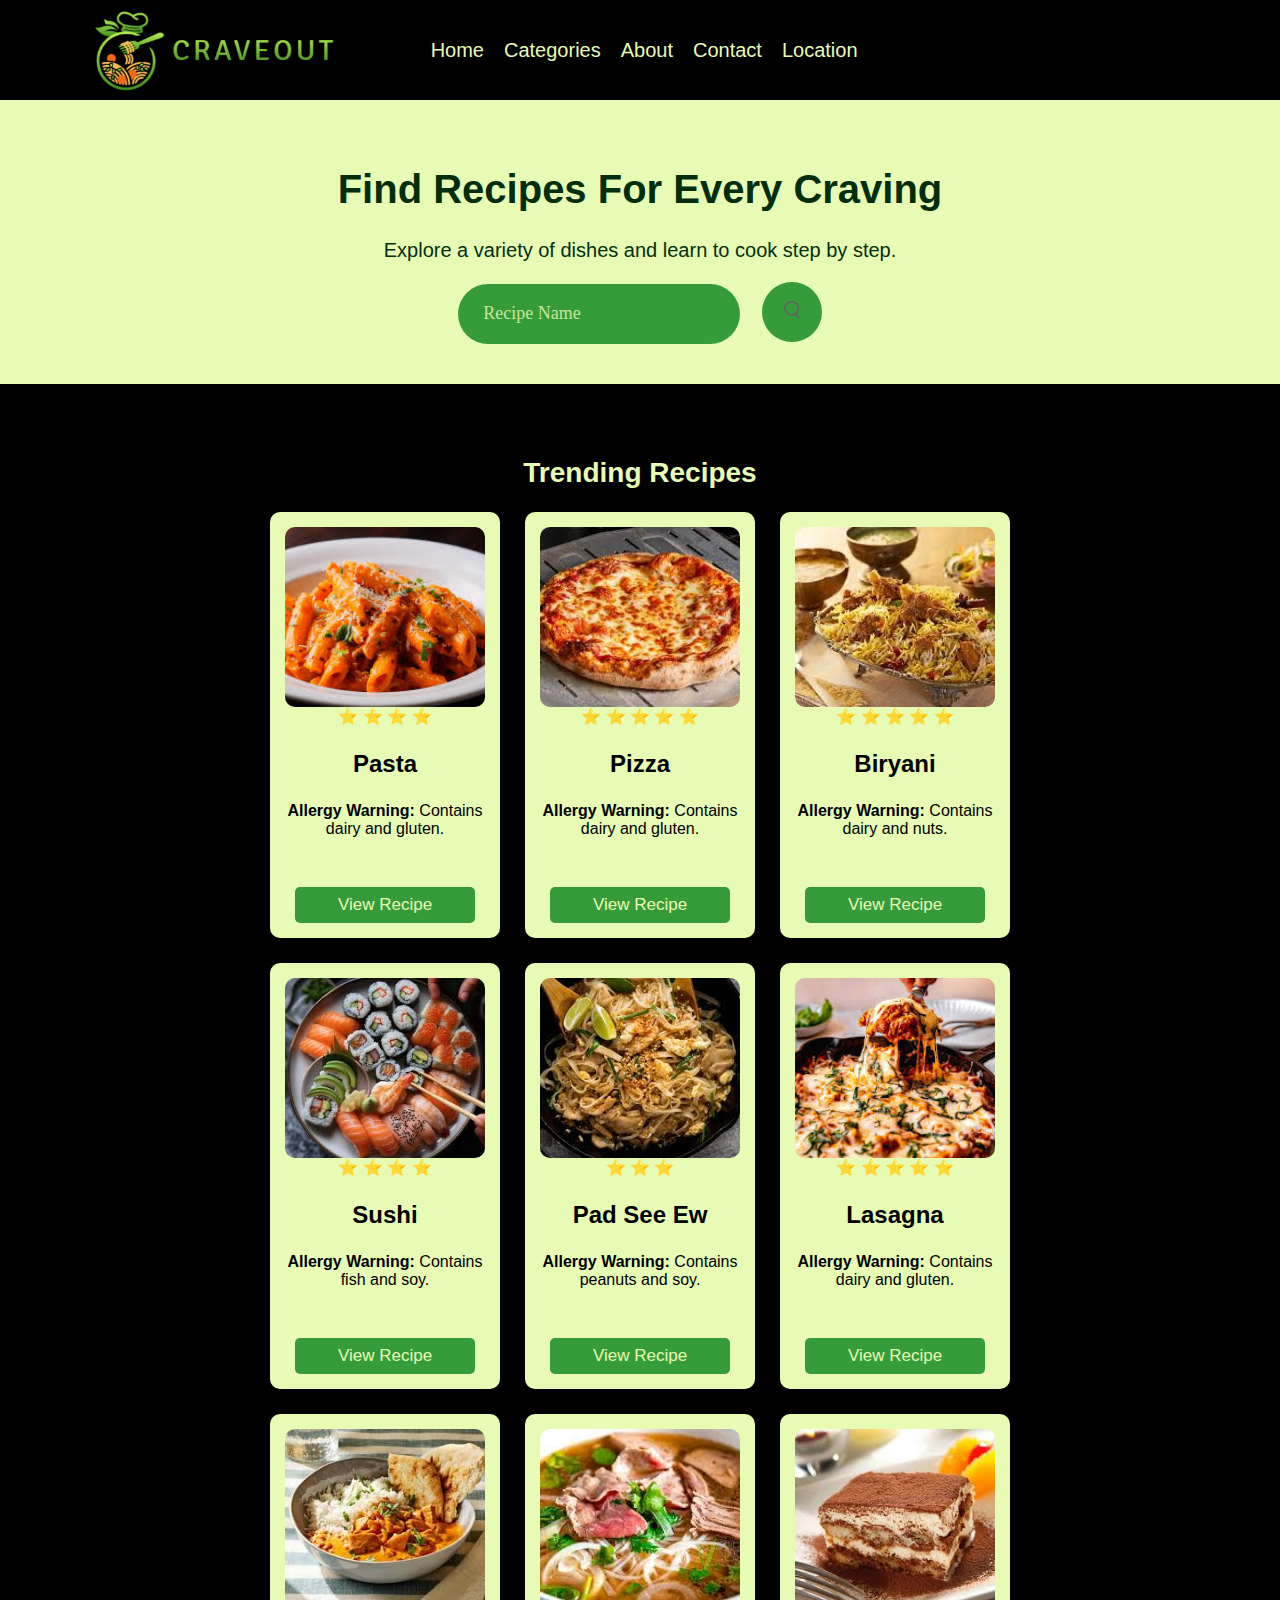
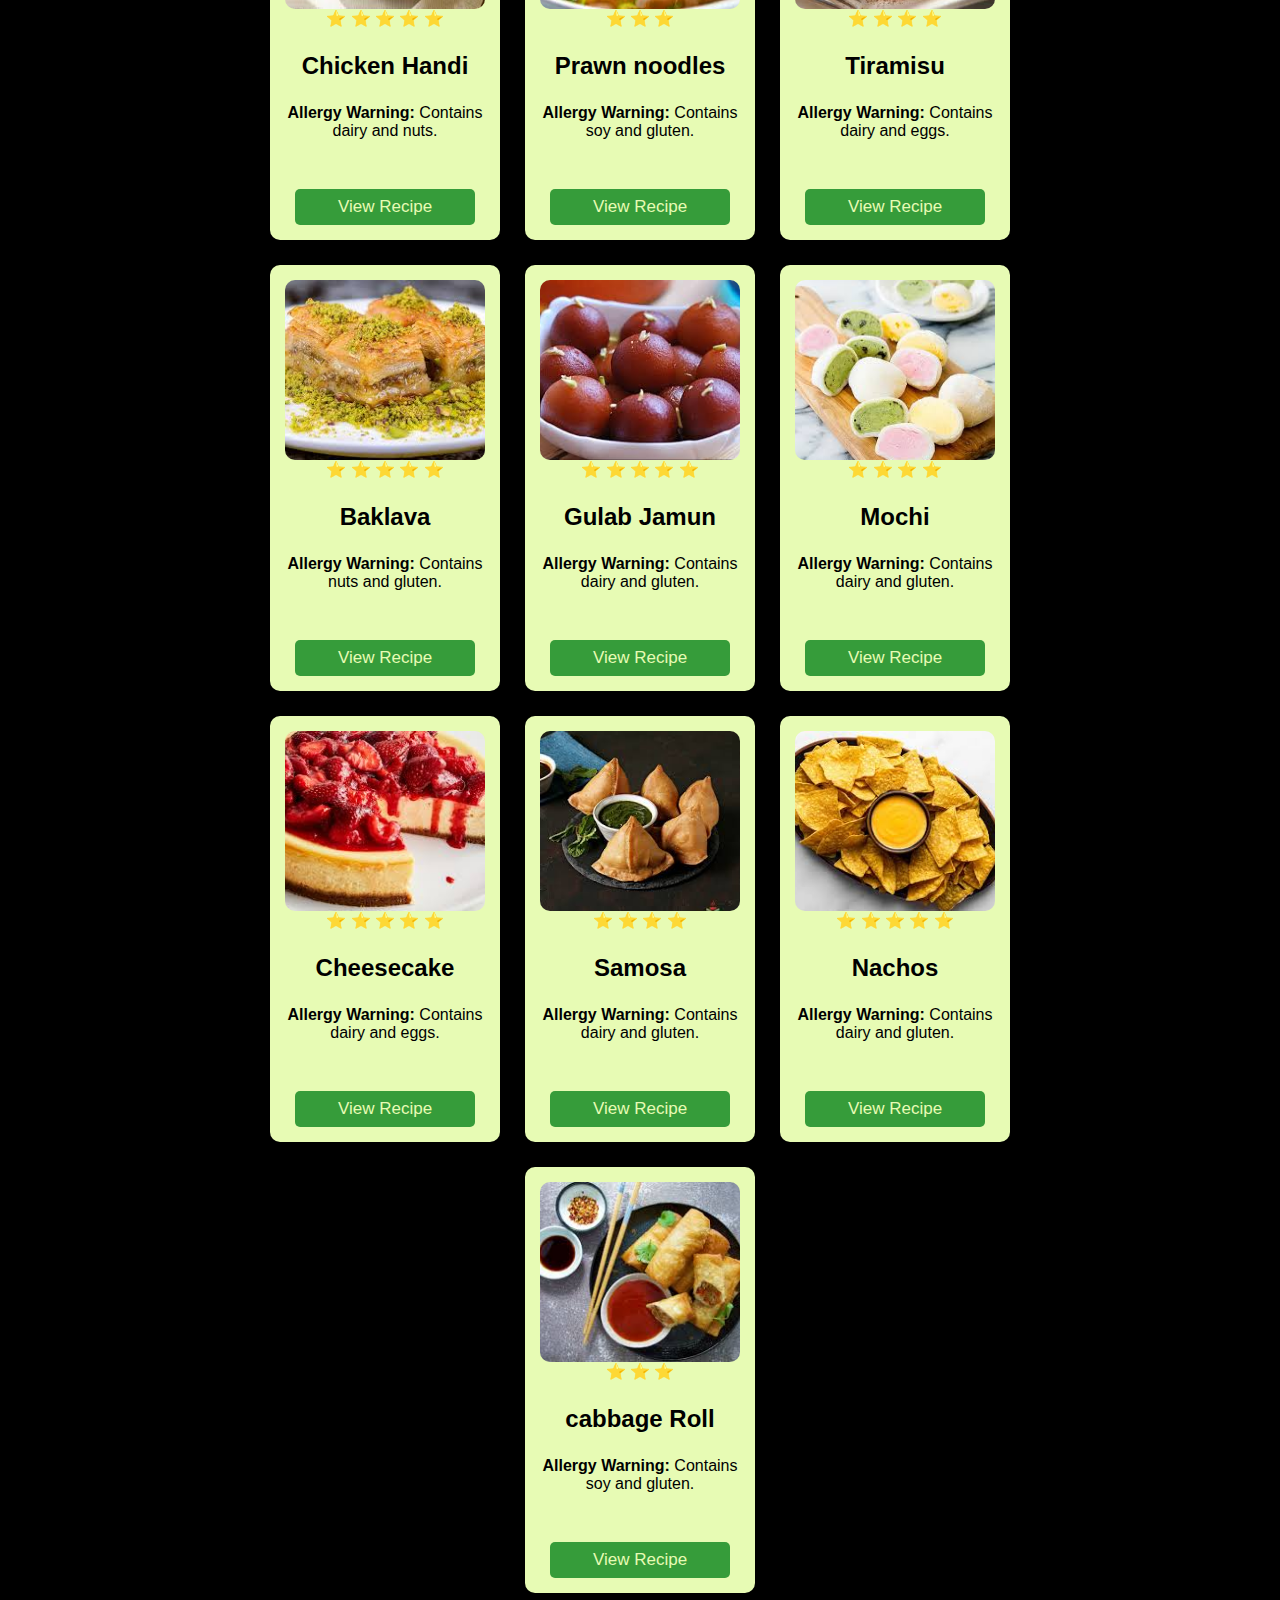
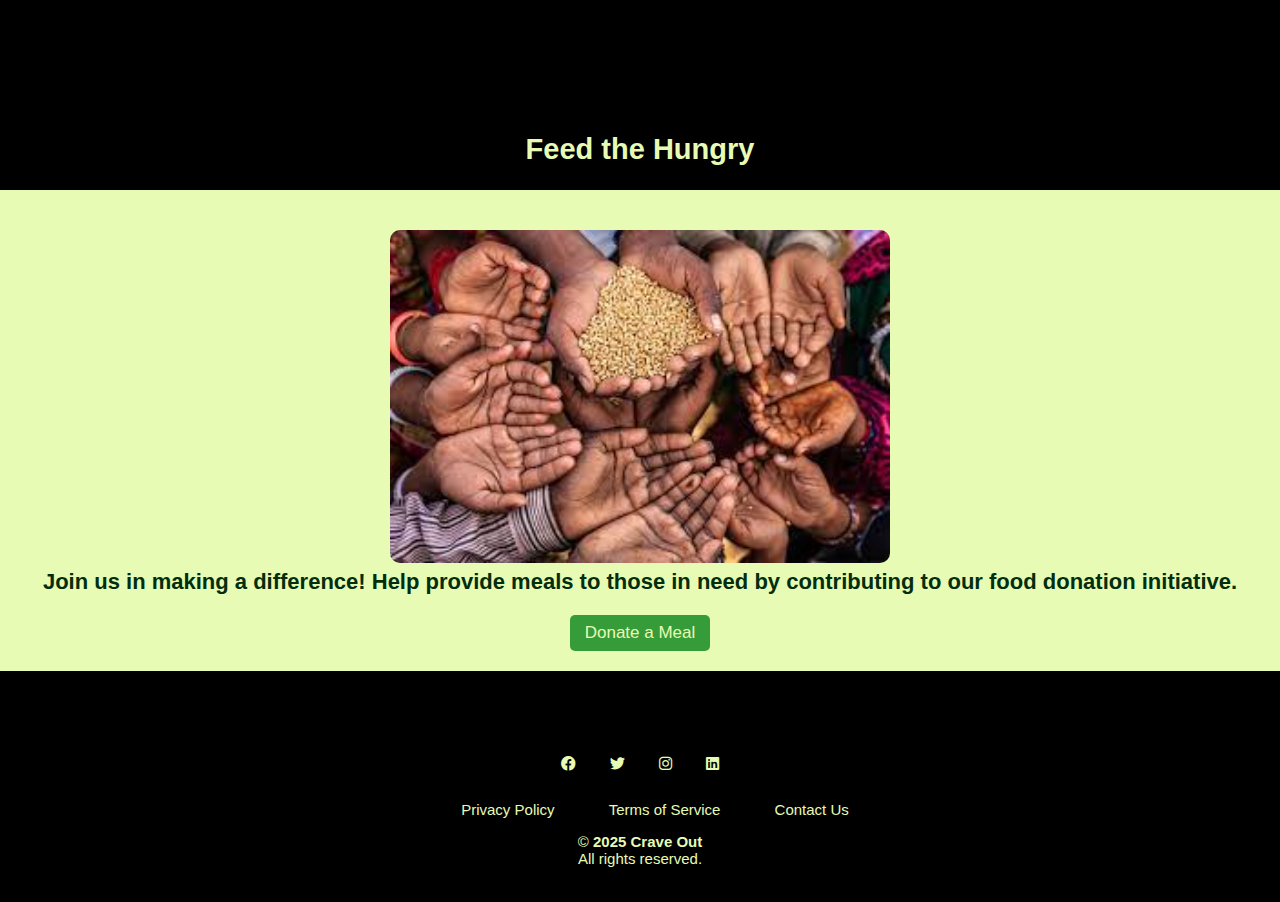
<file: index.html>
<!DOCTYPE html>
<html lang="en">
<head>
  <meta charset="UTF-8">
  <meta name="viewport" content="width=device-width, initial-scale=1.0">
  <title>CRAVEOUT</title>
  <link rel="stylesheet" href="styles.css">
  <link rel="stylesheet" href="https://cdnjs.cloudflare.com/ajax/libs/font-awesome/6.0.0/css/all.min.css">
</head>
<body>
  <header>
    <img src="images/logo.png" height="100px">
    <nav class="nav">
    <ul>
        <li><a href="index.html">Home</a></li>
        <li><a href="categories.html">Categories</a></li>
        <li><a href="about.html">About</a></li>
        <li><a href="about.html">Contact</a></li>
        <li><a href="about.html">Location</a></li>
    </ul>
    </nav>
  </header>
  <section class="banner">
    <div class="text">
    <h1>Find Recipes For Every Craving</h1>
    <p>Explore a variety of dishes and learn to cook step by step.</p>
    <div class="search">
      <input type="text" placeholder="Recipe Name" spellcheck="false">
      <button><img src="images/search.png"></button>
    </div>
    </div>
  </section>
  <div class="result"></div>
  <!-- <div class="detail"></div> -->
  
<section>
  <div class="categories">
    <h2>Trending Recipes</h2>
      <div class="grid">
          <div class="card">
              <img src="images/pasta.png" alt="Pasta">
              <div class="star-rating">⭐ ⭐ ⭐ ⭐ </div>
              <p>
                Pasta
                <div class="allergy"><b>Allergy Warning:</b> Contains dairy and gluten.</div>
              </p>
              <button class="view" onclick="
              checkRecipe('pasta')
              ">View Recipe</button>
          </div>
          <div class="card">
              <img src="images/pizza.png" alt="pizza">
              <div class="star-rating">⭐ ⭐ ⭐ ⭐ ⭐</div>
              <p>
                Pizza
                <div class="allergy"><b>Allergy Warning:</b> Contains dairy and gluten.</div>
              </p>
              <button class="view" onclick="
              checkRecipe('pizza')
              ">View Recipe</button>
          </div>
          <div class="card">
              <img src="images/biryani.png" alt="biryani">
              <div class="star-rating">⭐ ⭐ ⭐ ⭐ ⭐</div>
              <p>
                Biryani
                <div class="allergy"><b>Allergy Warning:</b> Contains dairy and nuts.</div>
              </p>
              <button class="view" onclick="
              checkRecipe('biryani')
              ">View Recipe</button>
          </div>
          <div class="card">
              <img src="images/sushi.png" alt="sushi">
              <div class="star-rating">⭐ ⭐ ⭐ ⭐ </div>
              <p>
                Sushi
                <div class="allergy"><b>Allergy Warning:</b> Contains fish and soy.</div>
              </p>
              <button class="view" onclick="
              checkRecipe('sushi')
              ">View Recipe</button>
          </div>
          <div class="card">
            <img src="images/thai.png" alt="pad thai">
            <div class="star-rating">⭐ ⭐ ⭐ </div>
            <p>
              Pad See Ew
              <div class="allergy"><b>Allergy Warning:</b> Contains peanuts and soy.</div>
            </p>
            <button class="view" onclick="
            checkRecipe('pad')
            ">View Recipe</button>
          </div>
          <div class="card">
            <img src="images/lasagna.png" alt="lasagna">
            <div class="star-rating">⭐ ⭐ ⭐ ⭐ ⭐</div>
            <p>
              Lasagna
              <div class="allergy"><b>Allergy Warning:</b> Contains dairy and gluten.</div>
            </p>
            <button class="view" onclick="
            checkRecipe('lasagna')
            ">View Recipe</button>
          </div>
          <div class="card">
            <img src="images/chicken.png" alt="butter chicken">
            <div class="star-rating">⭐ ⭐ ⭐ ⭐ ⭐</div>
            <p>
              Chicken Handi
              <div class="allergy"><b>Allergy Warning:</b> Contains dairy and nuts.</div>
            </p>
            <button class="view" onclick="
            checkRecipe('chicken handi')
            ">View Recipe</button>
          </div>
          <div class="card">
            <img src="images/pho.png" alt="pho">
            <div class="star-rating">⭐ ⭐ ⭐</div>
            <p>
              Prawn noodles
              <div class="allergy"><b>Allergy Warning:</b> Contains soy and gluten.</div>
            </p>
            <button class="view" onclick="
            checkRecipe('noodles')
            ">View Recipe</button>
          </div>
          <div class="card">
            <img src="images/tiramisu.png" alt="tiramisu">
            <div class="star-rating">⭐ ⭐ ⭐ ⭐</div>
            <p>
              Tiramisu
              <div class="allergy"><b>Allergy Warning:</b> Contains dairy and eggs.</div>
            </p>
            <button class="view" onclick="
            checkRecipe('tiramisu')
            ">View Recipe</button>
          </div>
          <div class="card">
            <img src="images/baklava.png" alt="Baklava">
            <div class="star-rating">⭐ ⭐ ⭐ ⭐ ⭐</div>
            <p>
              Baklava
              <div class="allergy"><b>Allergy Warning:</b> Contains nuts and gluten.</div>
            </p>
            <button class="view" onclick="
            checkRecipe('baklava')
            ">View Recipe</button>
          </div>
          <div class="card">
            <img src="images/gulab.png" alt="gulab jamun">
            <div class="star-rating">⭐ ⭐ ⭐ ⭐ ⭐</div>
            <p>
              Gulab Jamun
              <div class="allergy"><b>Allergy Warning:</b> Contains dairy and gluten.</div>
            </p>
            <button class="view" onclick="
            checkRecipe('gulab jamun')
            ">View Recipe</button>
          </div>
          <div class="card">
            <img src="images/mochi.png" alt="mochi">
            <div class="star-rating">⭐ ⭐ ⭐ ⭐</div>
            <p>
              Mochi
              <div class="allergy"><b>Allergy Warning:</b> Contains dairy and gluten.</div>
            </p>
            <button class="view" onclick="
            checkRecipe('mochi')
            ">View Recipe</button>
          </div>
          <div class="card">
            <img src="images/cake.png" alt="cheesecake">
            <div class="star-rating">⭐ ⭐ ⭐ ⭐ ⭐</div>
            <p>
              Cheesecake
              <div class="allergy"><b>Allergy Warning:</b> Contains dairy and eggs.</div>
            </p>
            <button class="view" onclick="
            checkRecipe('cheesecake')
            ">View Recipe</button>
        </div>
        <div class="card">
            <img src="images/samosa.png" alt="samosa">
            <div class="star-rating">⭐ ⭐ ⭐ ⭐</div>
            <p>
              Samosa
              <div class="allergy"><b>Allergy Warning:</b> Contains dairy and gluten.</div>
            </p>
            <button class="view" onclick="
            checkRecipe('samosa')
            ">View Recipe</button>
        </div>
        <div class="card">
            <img src="images/nachos.png" alt="nachos">
            <div class="star-rating">⭐ ⭐ ⭐ ⭐ ⭐</div>
            <p>
              Nachos
              <div class="allergy"><b>Allergy Warning:</b> Contains dairy and gluten.</div>
            </p>
            <button class="view" onclick="
            checkRecipe('nachos')
            ">View Recipe</button>
        </div>
        <div class="card">
            <img src="images/spring.png" alt="spring rolls">
            <div class="star-rating">⭐ ⭐ ⭐</div>
            <p>
              cabbage Roll
              <div class="allergy"><b>Allergy Warning:</b> Contains soy and gluten.</div>
            </p>
            <button class="view" onclick="
            checkRecipe('golabki')
            ">View Recipe</button>
        </div>
      </div>
  </div>
</section>
<!-- <section class="user-recipe">
  <h2>User Recipes</h2>
  <p>
    <img src="images/recipe.png"></br>
    Share your own delicious creations with the community! Submit your recipe and get featured.</br>
  <button type="menu" class="submit">Submit Your Recipe</button></p>
</section> -->
<section class="feed">
  <h2>Feed the Hungry</h2>
  <p>
  <img src="images/hungry.png"/></br>
  Join us in making a difference! Help provide meals to those in need by contributing to our food donation initiative.</br>
  <button class="donate" onclick="
  donate();
  ">Donate a Meal</button>
  </p>
</section>
<footer>
  <div class="footer">
    <div class="icons">
      <i class="fab fa-facebook"></i>
      <i class="fab fa-twitter"></i>
      <i class="fab fa-instagram"></i>
      <i class="fab fa-linkedin"></i>
    </div>
    <nav class="foot_nav">
      <ul>
        <li>Privacy Policy</li>
        <li>Terms of Service</li>
        <li>Contact Us</li>
      </ul>
    </nav>
    <p>&copy; <strong>2025 Crave Out</strong></br> All rights reserved.</p>
  </div>
</footer>

<script src="script.js"></script>
</body>
</html>
</file>
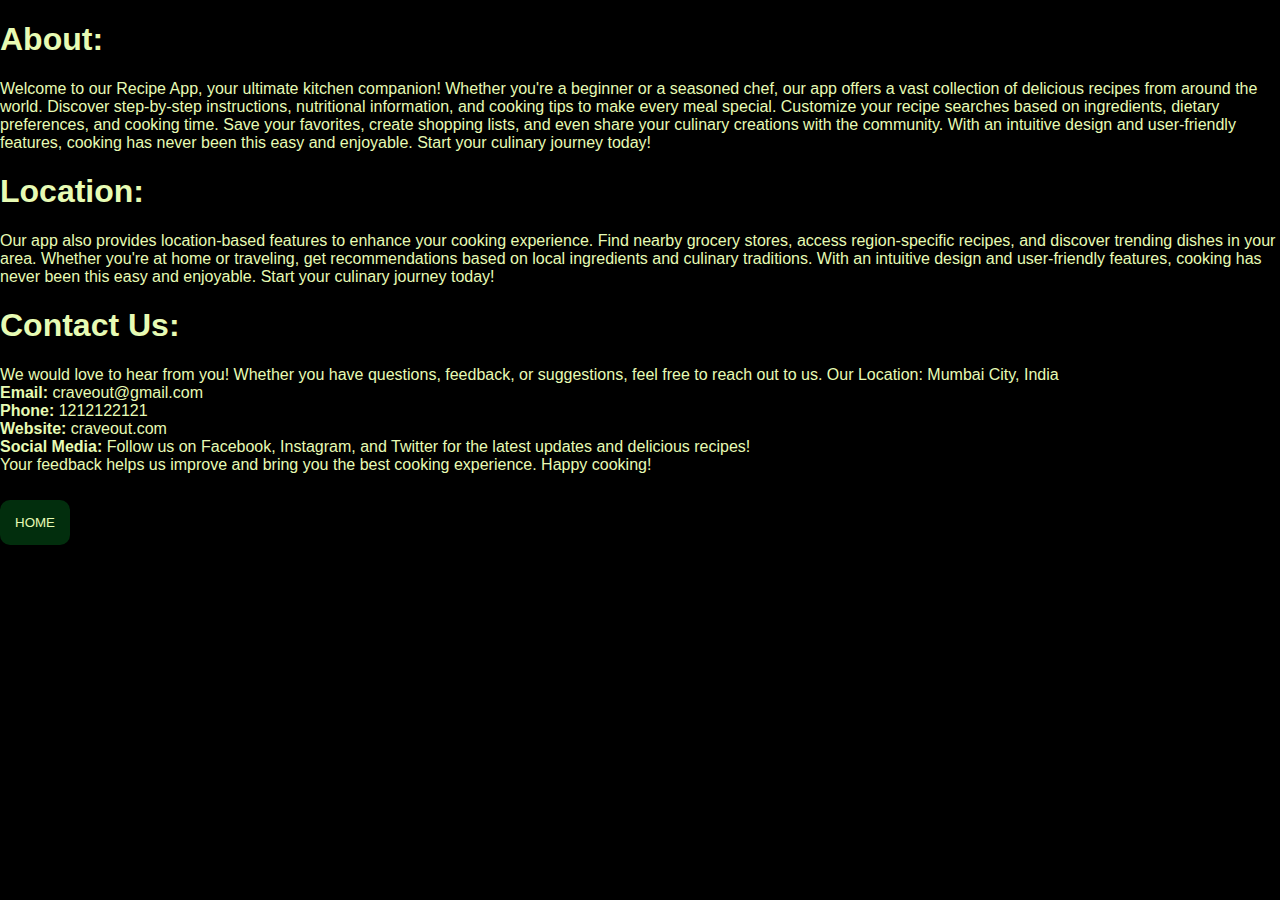
<file: about.html>
<!DOCTYPE html>
<html lang="en">
<head>
    <meta charset="UTF-8">
    <meta name="viewport" content="width=device-width, initial-scale=1.0">
    <title>Details</title>
    <link rel="stylesheet" href="styles.css">
    <link rel="stylesheet" href="nav.css">
</head>
<body>
    <h1>About:</h1>
        <p> Welcome to our Recipe App, your ultimate kitchen companion! Whether you're a beginner or a seasoned chef, our app offers a vast collection of delicious recipes from around the world. Discover step-by-step instructions, nutritional information, and cooking tips to make every meal special. Customize your recipe searches based on ingredients, dietary preferences, and cooking time. Save your favorites, create shopping lists, and even share your culinary creations with the community. With an intuitive design and user-friendly features, cooking has never been this easy and enjoyable. Start your culinary journey today! </p>
    <h1>Location:</h1>
        <p>Our app also provides location-based features to enhance your cooking experience. Find nearby grocery stores, access region-specific recipes, and discover trending dishes in your area. Whether you're at home or traveling, get recommendations based on local ingredients and culinary traditions. With an intuitive design and user-friendly features, cooking has never been this easy and enjoyable. Start your culinary journey today!</p>
    <h1>Contact Us:</h1>
    <p>We would love to hear from you! Whether you have questions, feedback, or suggestions, feel free to reach out to us.

        Our Location: Mumbai City, India<br>
        <b>Email:</b> craveout@gmail.com<br>
        <b>Phone:</b> 1212122121<br>
        <b>Website:</b> craveout.com<br>
        <b>Social Media:</b> Follow us on Facebook, Instagram, and Twitter for the latest updates and delicious recipes!<br>
        
        Your feedback helps us improve and bring you the best cooking experience. Happy cooking! </p>
        <button class="home-button"><a href="index.html">HOME</a></button>
</body>
</html>
</file>
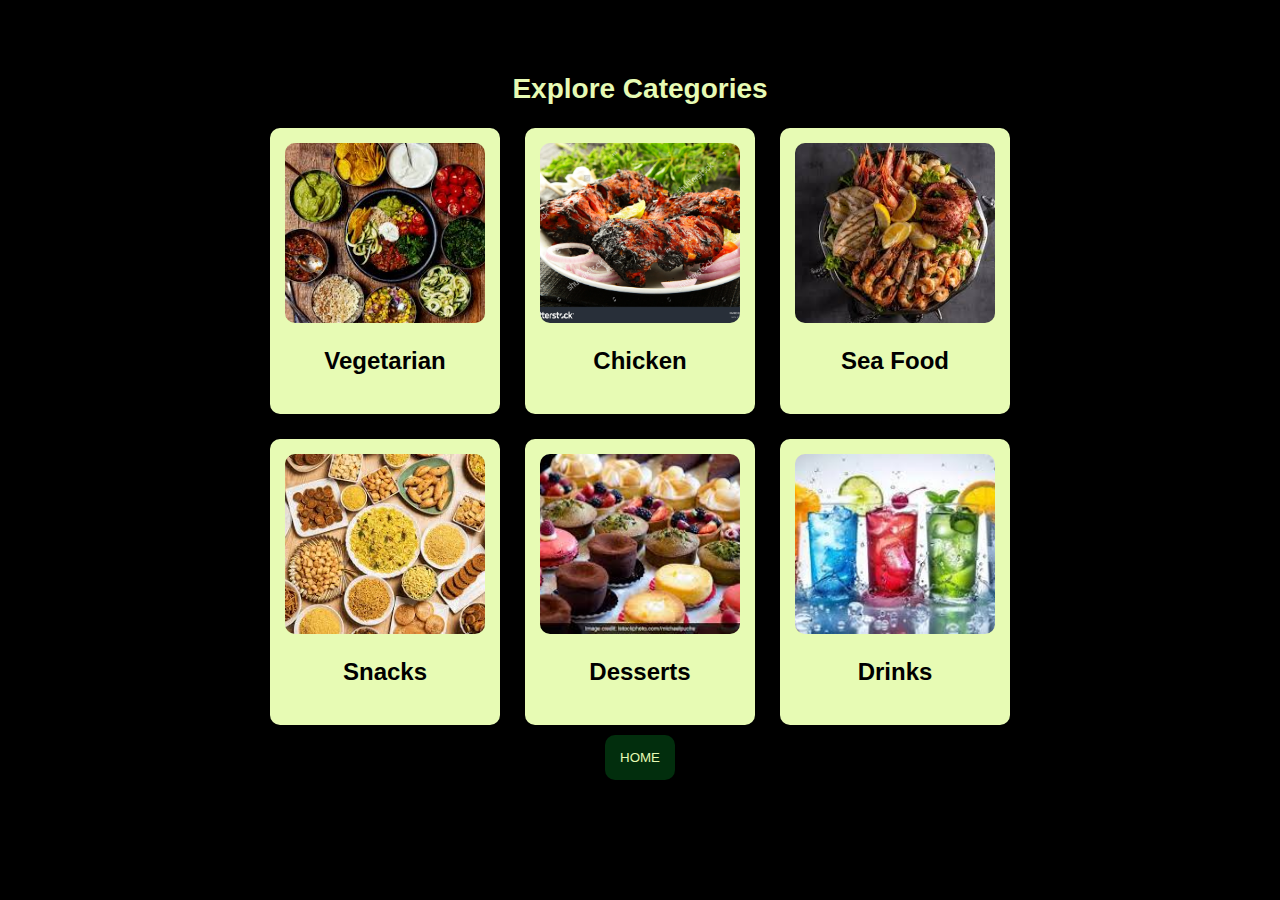
<file: categories.html>
<!DOCTYPE html>
<html lang="en">
<head>
    <meta charset="UTF-8">
    <meta name="viewport" content="width=device-width, initial-scale=1.0">
    <title>Categories</title>
    <link rel="stylesheet" href="nav.css">
    <link rel="stylesheet" href="styles.css">
</head>
<body>
    <div class="result-cat"></div>
    <section class="categories">
        <h2>Explore Categories</h2>
        <div class="grid">
            <div class="card veg" onclick="
                recipeCategory('Vegetarian')
                ">
                <img src="images/veg.png" alt="Vegetarian">
                <p>Vegetarian</p>
            </div>
            <div class="card non-veg" onclick="
            recipeCategory('chicken')
            ">
                <img src="images/nonveg.png" alt="Non-Vegetarian">
                <p>Chicken</p>
            </div>
            <div class="card seafood" onclick="
            recipeCategory('seafood')
            ">
              <img src="images/seafood.png" alt="Seafood">
              <p>Sea Food</p>
          </div>
          <div class="card snacks" onclick="
          recipeCategory('side')
          ">
            <img src="images/snacks.png" alt="Snacks">
            <p>Snacks</p>
        </div>
            <div class="card desserts" onclick="
            recipeCategory('dessert')
            ">
                <img src="images/dessert.png" alt="Desserts">
                <p>Desserts</p>
            </div>
            <div class="card drinks" onclick="
            recipeCategory('soup')
            ">
                <img src="images/drink.png" alt="Drinks">
                <p>Drinks</p>
            </div>
        </div>
        <button class="home-button"><a href="index.html">HOME</a></button>
    </section>
    <script src="script.js"></script>
</body>
</html>
</file>
<file: styles.css>
body{
    margin: 0;
    padding: 0;
    font-family:'Poppins',Arial, Helvetica, sans-serif;
    /* background-color: #8eb944; */
    background-color: black;
    color: #E7FBB4;

}
header{
    display: flex;
    justify-content:flex-start;
    gap: 20px;
    color:#E7FBB4;
    background-color: #000000;
    padding-left: 90px;
    font-size: 20px;
    align-items: center;
}
.nav{
    display: flex;
    align-items: center;
    justify-content: space-between;
    padding: 15px 30px;
    width: 100%;
}
.nav ul{
    list-style-type: none;
    display: flex;
    gap: 20px;
}
.nav ul li{
    display: inline;
    cursor: pointer;
}
.banner{
    text-align: center;
    background-color:#E7FBB4;
    padding: 40px;
}
.text{
    color:black;
    font-size: 20px;
}
.search{
    font-family: Arial, Helvetica, sans-serif;
}
.search input{
    border: 0;
    outline: 0;
    padding: 10px 25px;
    height: 40px;
    border-radius: 30px;
    flex: 1;
    margin-right: 16px;   
    font-size: 18px;
    background-color:#369c3a;
    color:#022e0d;
}
.search button{
    border:0;
    outline:0;
    background-color:#369c3a;
    border-radius: 50%;
    width: 60px;
    height: 60px;
    cursor: pointer;
}
.search button img{
    width: 16px;
    background-color: transparent;
}
header{
    display: flex;
    justify-content:flex-start;
    gap: 20px;
    color:#E7FBB4;
    background-color: #000000;
    padding-left: 90px;
    font-size: 20px;
    align-items: center;
}
.nav{
    display: flex;
    align-items: center;
    justify-content: space-between;
    padding: 15px 30px;
    width: 100%;
}
.nav ul{
    list-style-type: none;
    display: flex;
    gap: 20px;
}
.nav ul li{
    display: inline;
    cursor: pointer;
}
a{
    text-decoration: none;
    color:#E7FBB4;
}
a:hover{
    color: #2c7e30;
}
.banner{
    text-align: center;
    background-color:#E7FBB4;
    padding: 40px;
}
.text{
    color: #022e0d;
    font-size: 20px;
}
.search{
    position: relative;
    display: inline-block;
}
.search_bar{
    border: none;
    border-radius: 20px;
    padding: 13px 30px;
    background-color:#022e0d;
}
.search_bar:focus {
    outline: 2px solid #8eb944;
}
input[type="text"]::placeholder{
    color:#E7FBB4;
    font-family: 'Papyrus','cursive','sans sherif';
    opacity: 0.8;
}
.categories {
    padding: 50px 12%;
    text-align: center;
}
.categories h2 {
    font-size: 28px;
    margin-bottom: 23px;
}
.grid {
    display: flex;
    gap: 25px;
    justify-content: center;
    flex-wrap: wrap;
}
.card {
    color: #000000;
    background: #E7FBB4;
    padding: 15px;
    border-radius: 10px;
    text-align: center;
    width: 200px;
    /* height: 250px;  */
    height: auto;
    display: flex;
    flex-direction: column;
    align-items: center;
    justify-content: space-between;
    transition: 0.3s;
    box-shadow: 0px 2px 5px rgba(0, 0, 0, 0.1);
}
.card:hover {
    transform: translateY(5px);
    box-shadow: 0px 4px 10px rgba(0, 0, 0, 0.2);
}
.card img {
    width: 100%;
    height: 180px;
    object-fit: cover;
    border-radius: 10px;
}
.card p {
    font-size: 24px;
    font-weight: bold;
}
.view{
    font-size: 17px;
    display: inline-block;
    margin-top: 1px;
    padding: 8px 12px;
    background: #369c3a;
    color:#E7FBB4;
    border: none;
    border-radius: 5px;
    cursor: pointer;
    width: 90%;
}
.view:hover {
    background: #2c7e30;
}
.user-recipe h2{
    margin-top: 70px;
    font-size: 29px;
    text-align: center;
}
.user-recipe p{
    background-color:#E7FBB4;
    color:#022e0d;
    text-align:  center;
    font-size: 22px;
    font-weight: bold;
    padding: 20px;
}
.feed h2{
    margin-top: 90px;
    font-size: 29px;
    text-align: center;
}
.feed img , .user-recipe img{
    width: 100%;
    max-width: 500px;
    margin-top: 20px;
    border-radius: 10px;
  }
.feed p{
    background-color:#E7FBB4;
    color:#022e0d;
    text-align:  center;
    font-size: 22px;
    font-weight: bold;
    padding: 20px;
    margin-top: 19px;
}
.submit, .donate{
    border: none;
    border-radius: 5px;
    margin-top: 20px;
    padding: 8px 15px;
    background-color:#369c3a;
    color:#E7FBB4;
    font-size: 17px;
}
.submit:hover,.donate:hover{
    background-color:#668f1f;
}
footer {
    background-color:#000000;
    color:#E7FBB4;
    font-size: 15px;
    font-family: Arial, Helvetica, sans-serif;
    text-align: center;
    padding: 20px;
    margin-top: 50px;
  }
.icons i{
    margin: 15px;
    cursor: pointer;
}
.icons i:hover{
    color: #668f1f;
}
.foot_nav ul li {
    display: inline;
    margin: 20px;
    list-style-type: none;
    cursor: pointer;
    margin-right: 30px;
}
.foot_nav ul li:hover{
    color: #8eb944;
    opacity: 0.8;
}
.categories {
    padding: 50px 12%;
    text-align: center;
}
.categories h2 {
    font-size: 28px;
    margin-bottom: 23px;
}
.grid {
    display: flex;
    gap: 25px;
    justify-content: center;
    flex-wrap: wrap;
}
.card {
    background: #E7FBB4;
    padding: 15px;
    border-radius: 10px;
    text-align: center;
    width: 200px;
    /* height: 250px;  */
    height: auto;
    display: flex;
    flex-direction: column;
    align-items: center;
    justify-content: space-between;
    transition: 0.3s;
    box-shadow: 0px 2px 5px rgba(0, 0, 0, 0.1);
}
.card:hover {
    transform: translateY(5px);
    box-shadow: 0px 4px 10px rgba(0, 0, 0, 0.2);
}
.card img {
    width: 100%;
    height: 180px;
    object-fit: cover;
    border-radius: 10px;
}
.card p {
    font-size: 24px;
    font-weight: bold;
}
.view{
    font-size: 17px;
    display: inline-block;
    margin-top: 1px;
    padding: 8px 12px;
    background: #369c3a;
    color:#E7FBB4;
    border: none;
    border-radius: 5px;
    cursor: pointer;
    width: 90%;
}
.view:hover {
    background: #2c7e30;
}
.user-recipe h2{
    margin-top: 70px;
    font-size: 29px;
    text-align: center;
}
.user-recipe p{
    background-color:#E7FBB4;
    color:#022e0d;
    text-align:  center;
    font-size: 22px;
    font-weight: bold;
    padding: 20px;
}
.feed h2{
    margin-top: 90px;
    font-size: 29px;
    text-align: center;
}
.feed img , .user-recipe img{
    width: 100%;
    max-width: 500px;
    margin-top: 20px;
    border-radius: 10px;
  }
.feed p{
    background-color:#E7FBB4;
    color:#022e0d;
    text-align:  center;
    font-size: 22px;
    font-weight: bold;
    padding: 20px;
    margin-top: 18px;
}
.submit, .donate{
    border: none;
    border-radius: 5px;
    margin-top: 20px;
    padding: 8px 15px;
    background-color:#369c3a;
    color:#E7FBB4;
    font-size: 17px;
}
.submit:hover,.donate:hover{
    background-color:#668f1f;
}
footer {
    background-color:#000000;
    color:#E7FBB4;
    font-size: 15px;
    text-align: center;
    padding: 20px;
    margin-top: 50px;
  }
.icons i{
    margin: 15px;
    cursor: pointer;
}
.icons i:hover{
    color: #668f1f;
}
.foot_nav ul li {
    display: inline;
    margin: 20px;
    list-style-type: none;
    cursor: pointer;
    margin-right: 30px;
}
.foot_nav ul li:hover{
    color: #8eb944;
}
.recipe{
    margin: 20px;
    border: 6px solid #E7FBB4;
    border-radius: 15px;
    /* text-align: center; */
    padding: 5%;
}
.recipe-name{
    font-size: 27px;
    font-weight: bold;
    text-align: center;
}
.recipe-img{
    margin-top: 23px;
    border-radius: 20px;
    width: 100%;
    height: 390px;
    object-fit: cover;
}
.recipe-category, .recipe-ingredient, .recipe-instruction{
    font-size: 27px;
}
@media screen and (max-width: 768px) {
    header {
        flex-direction: column;
        align-items: center;
        padding: 0;
    }
    .nav ul {
        flex-direction: row;
        align-items: center;
        margin-left: 20px;
    }
    .grid {
        flex-direction: column;
    }
    .card {
        align-self: center;
        align-items: center;
        width: 70%;
    }
    .card img{
        width: 60%;
    }
    .user-recipe img, .feed img {
        width: 60%;
    }
}
@media screen and (max-width: 425px) {
    header {
        flex-direction: column;
        align-items: center;
        padding: 0;
    }
    .nav ul {
        flex-direction: column;
        align-items: center;
        margin-left: 20px;
    }
    .grid {
        flex-direction: column;
    }
    .card {
        align-self: center;
        align-items: center;
        width: 70%;
    }
    .card img{
        width: 60%;
    }
    .user-recipe img, .feed img {
        width: 60%;
    }
}
</file>
<file: nav.css>
.body{  
   align-items: center;
   text-align: center;
}
.cat{
   margin: 40px;
   display: grid;
   grid-template-columns: 2fr 2fr;
}
.cat-img{
    width: 400px;
    height: 400px;
    object-fit: cover;
    border-radius: 20px;
}
.home-button{
    margin-top: 10px;
    border-radius: 10px;
    border: none;
    background-color:#022e0d;
    padding: 15px;
}
</file>
